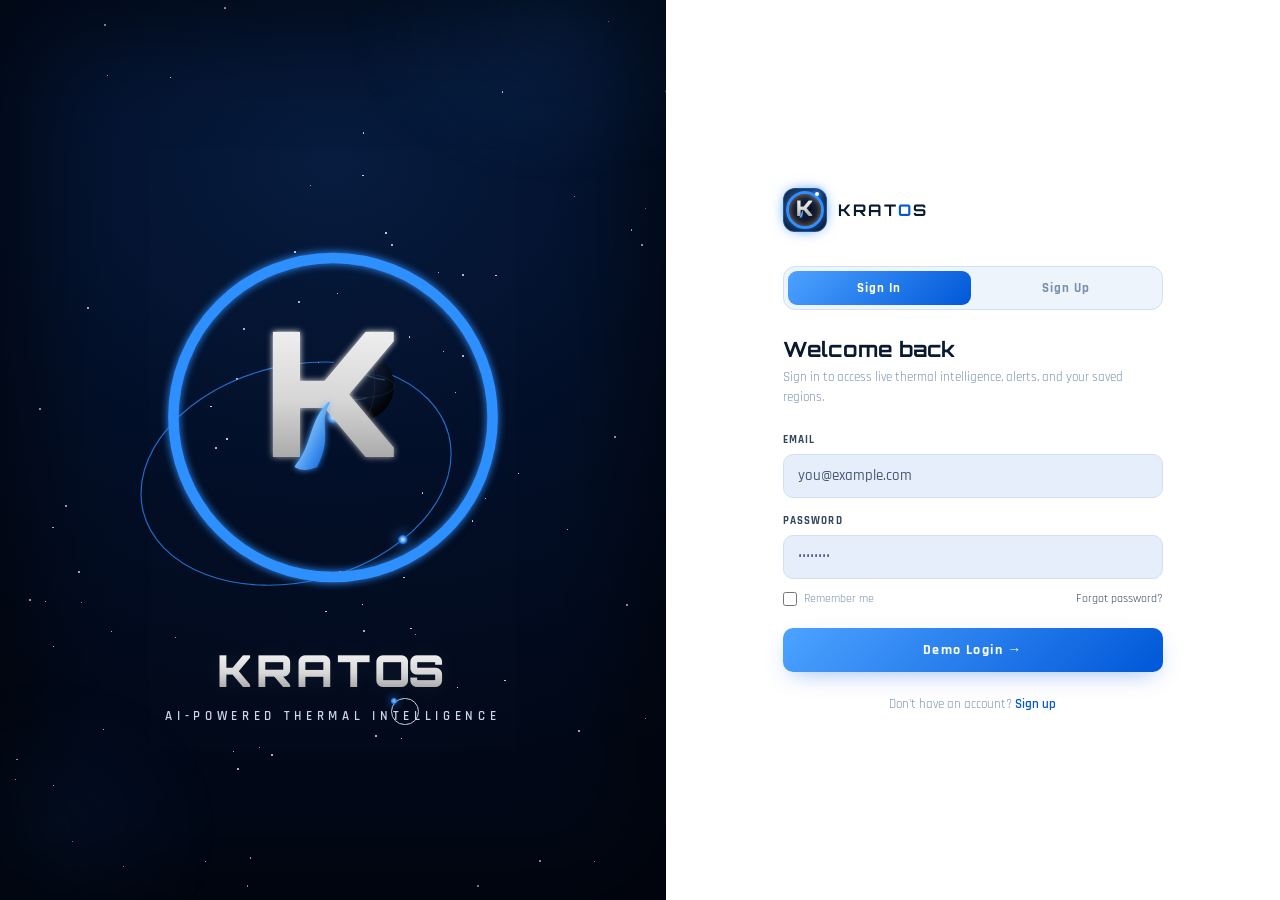
<file: frontend/auth.html>
<!DOCTYPE html>
<html lang="en">
<head>
<meta charset="UTF-8">
<meta name="viewport" content="width=device-width, initial-scale=1.0">
<title>KRATOS — Sign In</title>
<link rel="preconnect" href="https://fonts.googleapis.com">
<link rel="preconnect" href="https://fonts.gstatic.com" crossorigin>
<link href="https://fonts.googleapis.com/css2?family=Orbitron:wght@500;700;900&family=Rajdhani:wght@400;500;600;700&display=swap" rel="stylesheet">
<style>
  :root{
    --bg-deep:#020817;
    --bg-navy:#03102a;
    --bg-navy-2:#071c3f;
    --panel:#0a1830;
    --panel-field:#0f2140;
    --orange:#2f8fff;
    --orange-light:#7ec4ff;
    --orange-hot:#0057d8;
    --white:#ffffff;
    --steel:#c7d6e8;
    --steel-dim:#7891ab;
    --border:#1c3252;
    --glow:rgba(47,143,255,.5);
    --green:#ffffff;

    /* ===== timeline (seconds) — tweak here to retime the whole film ===== */
    --t-line1:            .35;
    --t-ecg:               .6;
    --t-line2:            1.55;
    --t-radar-in:          2.1;
    --t-lock:              2.95;
    --t-mission-out:       3.85;
    --t-splash-in:         4.05;

    --t-core:            4.55;
    --t-pulse:            4.8;
    --t-orbit-draw:      6.2;
    --t-satellite:       6.9;
    --t-zoom:            8.0;
    --t-globe:           8.4;
    --t-k-clip:          8.2;
    --t-flame:           8.6;
    --t-ring-settle:     9.6;
    --t-title:          10.2;
    --t-sheen:          11.2;
    --t-tagline:        11.3;
  }

  *{box-sizing:border-box; margin:0; padding:0;}

  html,body{ height:100%; font-family:'Rajdhani',sans-serif; }
  body{
    display:flex; flex-direction:row;
    height:100vh; overflow:hidden;
    background:var(--bg-deep);
  }

  /* =====================================================================
     LEFT — the story / brand animation, full bleed
     ===================================================================== */
  .stage{
    position:relative;
    flex:1 1 52%;
    min-width:0;
    overflow:hidden;
    background:
      radial-gradient(120% 70% at 50% 18%, var(--bg-navy-2) 0%, var(--bg-navy) 45%, var(--bg-deep) 100%);
  }
  .stage.fast *{ animation-duration:1ms !important; animation-delay:0s !important; transition:none !important; }

  .stars{ position:absolute; inset:0; }
  .stars div{ position:absolute; border-radius:50%; background:#dfe8ff; animation: twinkle linear infinite; }
  @keyframes twinkle{ 0%,100%{ opacity:var(--base-op); } 50%{ opacity:calc(var(--base-op) * .15); } }
  .nebula{
    position:absolute; inset:-10%;
    background:
      radial-gradient(38% 22% at 78% 10%, rgba(47,143,255,.10), transparent 70%),
      radial-gradient(30% 20% at 15% 85%, rgba(47,143,255,.06), transparent 70%);
    filter:blur(6px); pointer-events:none;
  }

  /* PHASE 0 : THE HUMAN MOMENT */
  .mission-intro{
    position:absolute; inset:0; pointer-events:none;
    display:flex; flex-direction:column; align-items:center; justify-content:center;
    gap:22px; transform-origin:60% 40%;
  }
  .run .mission-intro{ animation: missionOut .65s cubic-bezier(.5,0,.3,1) forwards; animation-delay: var(--t-mission-out); }
  @keyframes missionOut{ 0%{ transform:scale(1); opacity:1; } 100%{ transform:scale(9); opacity:0; } }
  .mission-grid{
    position:absolute; inset:0;
    background-image:
      repeating-linear-gradient(0deg, rgba(174,187,208,.05) 0 1px, transparent 1px 34px),
      repeating-linear-gradient(90deg, rgba(174,187,208,.05) 0 1px, transparent 1px 34px);
    -webkit-mask-image: radial-gradient(70% 60% at 50% 45%, #000 40%, transparent 90%);
            mask-image: radial-gradient(70% 60% at 50% 45%, #000 40%, transparent 90%);
    opacity:0;
  }
  .run .mission-grid{ animation: fadeIn 1s ease forwards; animation-delay:.05s; }

  .mission-text{
    position:relative; text-align:center;
    font-weight:600; font-size:clamp(11px, 1.6vw, 14px); letter-spacing:.24em;
    color:var(--steel); text-transform:uppercase; height:1.6em; width:80%;
  }
  .mission-text span{ position:absolute; left:0; right:0; top:0; opacity:0; filter:blur(3px); transform:translateY(6px); }
  .run .mission-text .l1{ animation: lineFade 1.1s ease forwards; animation-delay: var(--t-line1); }
  .run .mission-text .l2{ animation: lineFade 1.3s ease forwards; animation-delay: var(--t-line2); }
  @keyframes lineFade{
    0%{ opacity:0; filter:blur(3px); transform:translateY(6px); }
    18%{ opacity:1; filter:blur(0); transform:translateY(0); }
    78%{ opacity:1; filter:blur(0); transform:translateY(0); }
    100%{ opacity:0; filter:blur(2px); transform:translateY(-6px); }
  }
  .mission-text .l2{ color:var(--orange-light); }

  .ecg-wrap{ position:relative; width:60%; max-width:340px; height:64px; opacity:0; }
  .run .ecg-wrap{
    animation: fadeIn .4s ease forwards, fadeOutEcg .4s ease forwards;
    animation-delay: var(--t-ecg), calc(var(--t-line2) + .55s);
  }
  @keyframes fadeOutEcg{ to{ opacity:0; } }
  .ecg-line{
    fill:none; stroke:var(--orange); stroke-width:1.8; stroke-linecap:round; stroke-linejoin:round;
    stroke-dasharray:600; stroke-dashoffset:600; filter:drop-shadow(0 0 5px var(--glow));
  }
  .run .ecg-line{ animation: ecgDraw 1.9s linear forwards; animation-delay: var(--t-ecg); }
  @keyframes ecgDraw{ to{ stroke-dashoffset:0; } }
  .ecg-baseline{ stroke:rgba(174,187,208,.18); stroke-width:1; fill:none; }

  .search-radar{ position:absolute; width:30%; max-width:230px; aspect-ratio:1/1; border-radius:50%; opacity:0; transform:scale(.9); }
  .run .search-radar{ animation: fadeScaleIn .6s ease forwards; animation-delay: var(--t-radar-in); }
  @keyframes fadeScaleIn{ to{ opacity:1; transform:scale(1); } }
  .search-radar .ring{ position:absolute; inset:0; border-radius:50%; border:1px solid rgba(174,187,208,.14); }
  .search-radar .ring.r2{ inset:18%; }
  .search-radar .ring.r3{ inset:36%; }
  .search-radar .beam{
    position:absolute; inset:0; border-radius:50%;
    background:conic-gradient(from 0deg, rgba(47,143,255,.5), transparent 28%, transparent 100%);
    mix-blend-mode:screen;
  }
  .run .search-radar .beam{
    animation-name: spin, lockStop;
    animation-duration: 1.05s, .01s;
    animation-timing-function: linear, linear;
    animation-iteration-count: 2, 1;
    animation-delay: var(--t-radar-in), var(--t-lock);
    animation-fill-mode: none, forwards;
  }
  @keyframes lockStop{ to{ opacity:0; } }

  .signal-blip{
    position:absolute; width:8px; height:8px; border-radius:50%;
    top:38%; left:59%; transform:translate(-50%,-50%);
    background:var(--orange-light); box-shadow:0 0 10px var(--orange); opacity:0;
  }
  .run .signal-blip{
    animation: fadeIn .3s ease forwards, blipPulse 1.4s ease-in-out infinite;
    animation-delay: calc(var(--t-radar-in) + .1s), calc(var(--t-radar-in) + .1s);
  }

  .lock-ring{
    position:absolute; top:38%; left:59%; transform:translate(-50%,-50%) scale(2.4);
    width:34px; height:34px; border-radius:50%; border:1.4px solid var(--orange-light); opacity:0;
  }
  .run .lock-ring{ animation: lockIn .5s cubic-bezier(.2,.8,.2,1.4) forwards; animation-delay: var(--t-lock); }
  @keyframes lockIn{ to{ opacity:1; transform:translate(-50%,-50%) scale(1); } }
  .lock-ring::before, .lock-ring::after{ content:''; position:absolute; background:var(--orange-light); }
  .lock-ring::before{ top:50%; left:-6px; width:6px; height:1.4px; transform:translateY(-50%); }
  .lock-ring::after{ top:50%; right:-6px; width:6px; height:1.4px; transform:translateY(-50%); }

  .lock-tag{ position:absolute; top:38%; left:59%; transform:translate(6px,-46px); white-space:nowrap; text-align:left; opacity:0; }
  .run .lock-tag{ animation: tagIn .5s ease forwards; animation-delay: calc(var(--t-lock) + .15s); }
  @keyframes tagIn{ to{ opacity:1; } }
  .lock-tag .t1{ font-weight:700; font-size:10.5px; letter-spacing:.16em; color:var(--orange-light); }
  .lock-tag .t2{ font-weight:500; font-size:8.5px; letter-spacing:.1em; color:var(--steel-dim); margin-top:2px; }

  /* PHASE 1–4 : SPLASH */
  .splash{
    position:absolute; inset:0;
    display:flex; flex-direction:column; align-items:center; justify-content:center;
    transform-origin:14% 11%; opacity:0; will-change:transform, opacity;
  }
  .run .splash{ animation: splashIn .8s ease forwards; animation-delay: var(--t-splash-in); }
  @keyframes splashIn{ to{ opacity:1; } }

  .done .scene-wrap{ animation: floaty 6s ease-in-out infinite; }
  @keyframes floaty{ 0%,100%{ transform:translateY(0); } 50%{ transform:translateY(-4px); } }
  .done .satellite{ filter:drop-shadow(0 0 6px var(--orange)); }
  .done .core-dot, .done .ring-glow{ animation: breathe 3.4s ease-in-out infinite; }
  @keyframes breathe{ 0%,100%{ filter:drop-shadow(0 0 8px var(--glow)); } 50%{ filter:drop-shadow(0 0 20px var(--glow)); } }

  .sweep{
    position:absolute; left:0; right:0; height:34%; top:-40%;
    background:linear-gradient(180deg, transparent, rgba(255,180,90,.08), transparent);
    opacity:0; pointer-events:none;
  }
  .run .sweep{ animation: sweepDown 1.6s ease-in-out forwards; animation-delay: var(--t-satellite); }
  @keyframes sweepDown{
    0%{ opacity:0; top:-40%; } 15%{ opacity:1; } 85%{ opacity:1; } 100%{ opacity:0; top:110%; }
  }

  .scene-wrap{ position:relative; width:100%; height:52%; display:flex; align-items:center; justify-content:center; }
  svg.scene{ width:78%; max-width:420px; height:100%; overflow:visible; }

  .core-dot{ opacity:0; transform-origin:200px 170px; }
  .run .core-dot{ animation: coreIn .5s cubic-bezier(.2,.9,.3,1) forwards; animation-delay: var(--t-core); }
  @keyframes coreIn{ 0%{ opacity:0; r:0; } 60%{ opacity:1; } 100%{ opacity:1; r:5.5; } }

  .pulse-ring{ opacity:0; transform-origin:200px 170px; }
  .run .pulse-ring{ animation: pulseOut 1.7s cubic-bezier(.15,.6,.35,1) 2; }
  .run .pulse-ring.r1{ animation-delay: var(--t-pulse); }
  .run .pulse-ring.r2{ animation-delay: calc(var(--t-pulse) + .45s); }
  .run .pulse-ring.r3{ animation-delay: calc(var(--t-pulse) + .9s); }
  @keyframes pulseOut{ 0%{ opacity:.9; stroke-width:2.4; r:4; } 100%{ opacity:0; stroke-width:.3; r:70; } }

  .orbit-group{ opacity:0; transform-origin:200px 170px; }
  .run .orbit-group{ animation: fadeIn .5s ease forwards; animation-delay: var(--t-orbit-draw); }
  .orbit-ellipse{ stroke-dasharray:900; stroke-dashoffset:900; }
  .run .orbit-ellipse{ animation: drawOrbit 1.7s cubic-bezier(.5,.1,.2,1) forwards; animation-delay: var(--t-orbit-draw); }
  @keyframes drawOrbit{ to{ stroke-dashoffset:0; } }
  @keyframes fadeIn{ to{ opacity:1; } }

  .satellite{ opacity:0; }
  .run .satellite{ animation: fadeIn .3s ease forwards; animation-delay: var(--t-satellite); }
  .satellite-glow{ filter:drop-shadow(0 0 6px var(--orange)); }

  .scene-inner{ transform-origin:200px 170px; transform: scale(1.22); }
  .mark-scale{ transform-origin:200px 170px; transform: scale(.72); }
  .run .scene-inner{ animation: zoomSettle 1.1s cubic-bezier(.22,.7,.2,1) forwards; animation-delay: var(--t-zoom); }
  @keyframes zoomSettle{ to{ transform:scale(1); } }

  .globe{ opacity:0; }
  .run .globe{ animation: fadeIn .9s ease forwards; animation-delay: var(--t-globe); }

  .k-clip-rect{ transform: translateY(100%); }
  .run .k-clip-rect{ animation: klipUp 1.15s cubic-bezier(.16,.85,.24,1) forwards; animation-delay: var(--t-k-clip); }
  @keyframes klipUp{ to{ transform: translateY(0%); } }

  .k-letter{ opacity:0; }
  .run .k-letter{ animation: fadeIn .2s ease forwards; animation-delay: var(--t-k-clip); }

  .k-outline{
    fill:none; stroke:url(#steelGrad); stroke-width:2;
    stroke-dasharray:1300; stroke-dashoffset:1300; opacity:0;
  }
  .run .k-outline{ animation: kOutline 1.3s ease forwards; animation-delay: var(--t-k-clip); }
  @keyframes kOutline{ 0%{ opacity:1; stroke-dashoffset:1300; } 85%{ opacity:1; } 100%{ opacity:0; stroke-dashoffset:0; } }

  .flame{ stroke-dasharray:420; stroke-dashoffset:420; fill-opacity:0; }
  .run .flame{
    animation: flameDraw .9s cubic-bezier(.3,.7,.2,1) forwards, flameFill .6s ease forwards;
    animation-delay: var(--t-flame), calc(var(--t-flame) + .7s);
  }
  @keyframes flameDraw{ to{ stroke-dashoffset:0; } }
  @keyframes flameFill{ to{ fill-opacity:1; } }

  .ring-glow{ opacity:0; }
  .run .ring-glow{ animation: fadeIn 1s ease forwards; animation-delay: var(--t-ring-settle); }

  .title-block{ position:relative; width:100%; padding: 2px 8% 4px; text-align:center; }

  .wordmark{
    font-family:'Orbitron',sans-serif; font-weight:900;
    font-size:clamp(28px, 4.4vw, 44px); letter-spacing:.09em;
    color:var(--white); display:flex; justify-content:center; position:relative;
    text-shadow: 0 0 22px rgba(255,255,255,.08);
  }
  .wordmark span.letter{
    display:inline-block; opacity:0; transform: translateY(18px);
    background:linear-gradient(180deg, #ffffff 0%, #d6d6d6 55%, #8a8a8a 100%);
    -webkit-background-clip:text; background-clip:text; color:transparent;
  }
  .run .wordmark span.letter{ animation: letterIn .7s cubic-bezier(.16,.9,.2,1) forwards; }
  .wordmark .o-target{ position:relative; width:.78em; display:inline-flex; align-items:center; justify-content:center; }
  .wordmark .o-target .ring{
    position:absolute; width:.62em; height:.62em; border-radius:50%; border:.045em solid var(--steel); opacity:0;
  }
  .wordmark .o-target .dot{
    position:absolute; width:.14em; height:.14em; border-radius:50%;
    background:radial-gradient(circle, var(--orange-light), var(--orange-hot));
    box-shadow:0 0 8px var(--orange); opacity:0;
  }
  .run .wordmark .o-target .ring{ animation: ringIn .6s ease forwards; animation-delay: calc(var(--t-title) + .55s); }
  .run .wordmark .o-target .dot{ animation: dotPulseIn .5s ease forwards; animation-delay: calc(var(--t-title) + .75s); }
  @keyframes ringIn{ from{opacity:0; transform:scale(1.6);} to{opacity:1; transform:scale(1);} }
  @keyframes dotPulseIn{ from{opacity:0; transform:scale(0);} to{opacity:1; transform:scale(1);} }
  @keyframes letterIn{ to{ opacity:1; transform:translateY(0); } }

  .sheen{
    position:absolute; inset:0;
    background:linear-gradient(100deg, transparent 40%, rgba(255,255,255,.75) 50%, transparent 60%);
    background-size:250% 100%; background-position: 150% 0;
    -webkit-background-clip:text; background-clip:text; color:transparent;
    pointer-events:none; opacity:0;
  }
  .run .sheen{ animation: sheenSweep 1.3s ease forwards; animation-delay: var(--t-sheen); }
  @keyframes sheenSweep{ 0%{ opacity:1; background-position:150% 0; } 70%{ opacity:1; } 100%{ opacity:0; background-position:-50% 0; } }

  .tagline{
    margin-top:10px; font-weight:600;
    font-size:clamp(10px, 1.15vw, 13px); letter-spacing:.36em; color:var(--steel);
    opacity:0; filter:blur(4px); transform:translateY(6px);
  }
  .run .tagline{ animation: taglineIn .8s ease forwards; animation-delay: var(--t-tagline); }
  @keyframes taglineIn{ to{ opacity:1; filter:blur(0); transform:translateY(0);} }

  @keyframes spin{ to{ transform:rotate(360deg); } }

  .vignette{ position:absolute; inset:0; pointer-events:none; box-shadow: inset 0 0 100px 30px rgba(0,0,0,.5); }

  .replay{
    position:absolute; bottom:18px; left:18px;
    display:flex; align-items:center; gap:7px;
    padding:8px 13px 8px 10px; border-radius:999px;
    background:rgba(2,8,23,.6); border:1px solid rgba(47,143,255,.35); color:var(--steel);
    font-weight:600; font-size:11px; letter-spacing:.12em;
    cursor:pointer; opacity:0; transform:translateY(6px);
    backdrop-filter: blur(6px);
    transition: border-color .2s ease, color .2s ease, transform .15s ease, opacity .6s ease;
  }
  .done .replay{ opacity:1; transform:translateY(0); }
  .replay:hover{ border-color:var(--orange); color:var(--white); }
  .replay:active{ transform:translateY(0) scale(.96); }
  .replay svg{ width:13px; height:13px; }

  @media (prefers-reduced-motion: reduce){ .run *{ animation-duration:.01ms !important; animation-delay:0s !important; } }

  /* =====================================================================
     RIGHT — sign in / sign up
     ===================================================================== */
  .auth-panel{
    /* local white-theme overrides — left side (.stage) is untouched */
    --panel:#eef4fc;
    --panel-field:#e6eefb;
    --border:#d3e0f0;
    --white:#0a1830;
    --steel:#33475f;
    --steel-dim:#7891ab;

    flex:1 1 48%;
    min-width:0;
    background:#ffffff;
    display:flex; align-items:center; justify-content:center;
    padding:32px;
    overflow-y:auto;
  }
  .auth-card{ width:100%; max-width:380px; }

  .auth-brand{ display:flex; align-items:center; gap:11px; margin-bottom:34px; }
  .auth-badge{
    width:44px; height:44px; border-radius:12px; flex-shrink:0;
    background:linear-gradient(155deg, #16233f, #0a1428);
    border:1px solid rgba(47,143,255,.4);
    display:flex; align-items:center; justify-content:center;
    box-shadow:0 0 14px -2px var(--glow);
    position:relative; overflow:visible;
  }
  .auth-badge::after{
    content:''; position:absolute; inset:2px; border-radius:50%;
    border:3px solid var(--orange);
    box-shadow:0 0 10px 2px var(--glow), inset 0 0 6px rgba(255,176,77,.6);
  }
  .auth-badge::before{
    content:''; position:absolute; width:4px; height:4px; border-radius:50%;
    top:3px; right:7px; background:#ffffff;
    box-shadow:0 0 6px 2px var(--orange); z-index:1;
  }
  .auth-badge svg{ width:29px; height:29px; }
  .auth-brand-word{ font-family:'Orbitron',sans-serif; font-weight:700; font-size:16px; letter-spacing:.14em; color:var(--white); }
  .auth-brand-word b{ color:#0057d8; font-weight:700; }

  .auth-tabs{ display:flex; gap:4px; padding:4px; border-radius:12px; background:var(--panel); border:1px solid var(--border); margin-bottom:26px; }
  .auth-tab{
    flex:1; text-align:center; padding:9px 0; border-radius:9px;
    font-weight:700; font-size:12.5px; letter-spacing:.08em;
    color:var(--steel-dim); cursor:pointer; user-select:none;
    transition: background .2s ease, color .2s ease;
  }
  .auth-tab.active{ background:linear-gradient(135deg, #4da3ff, #0057d8); color:#ffffff; }

  .auth-title{ font-family:'Orbitron',sans-serif; font-weight:700; font-size:21px; color:var(--white); margin-bottom:6px; }
  .auth-sub{ font-size:13px; color:var(--steel-dim); margin-bottom:26px; line-height:1.5; }

  .field{ margin-bottom:16px; }
  .field label{ display:block; font-size:11px; font-weight:700; letter-spacing:.1em; color:var(--steel); margin-bottom:7px; text-transform:uppercase; }
  .field input{
    width:100%; padding:12px 14px; border-radius:10px;
    background:var(--panel-field); border:1px solid var(--border); color:var(--white);
    font-family:'Rajdhani',sans-serif; font-size:14.5px; font-weight:500;
    outline:none; transition: border-color .15s ease, box-shadow .15s ease;
  }
  .field input::placeholder{ color:#4a5a78; }
  .field input:focus{ border-color:#2f8fff; box-shadow:0 0 0 3px rgba(47,143,255,.15); }

  .field-name{ display:none; }
  .signup-mode .field-name{ display:block; }

  .row-between{ display:flex; align-items:center; justify-content:space-between; margin:-4px 0 22px; font-size:12px; }
  .remember{ display:flex; align-items:center; gap:7px; color:var(--steel-dim); }
  .remember input{ accent-color:#2f8fff; width:14px; height:14px; }
  .forgot-link{ color:var(--steel); text-decoration:none; }
  .forgot-link:hover{ color:#0057d8; }
  .signup-mode .row-between{ display:none; }

  .btn-submit{
    width:100%; padding:13px 0; border:none; border-radius:10px; cursor:pointer;
    background:linear-gradient(135deg, #4da3ff, #0057d8);
    color:#ffffff; font-family:'Rajdhani',sans-serif; font-weight:700; font-size:14px; letter-spacing:.1em;
    box-shadow: 0 8px 24px -8px rgba(0,87,216,.4);
    transition: filter .2s ease, transform .1s ease;
  }
  .btn-submit:hover{ filter:brightness(1.07); }
  .btn-submit:active{ transform:scale(.98); }

  .auth-divider{ display:flex; align-items:center; gap:12px; margin:22px 0; color:var(--steel-dim); font-size:11px; letter-spacing:.12em; }
  .auth-divider::before, .auth-divider::after{ content:''; flex:1; height:1px; background:var(--border); }

  .btn-google{
    width:100%; display:flex; align-items:center; justify-content:center; gap:10px;
    padding:11px 0; border-radius:10px; cursor:pointer;
    background:var(--panel); border:1px solid var(--border); color:var(--steel);
    font-weight:600; font-size:13px;
    transition: border-color .15s ease, color .15s ease;
  }
  .btn-google:hover{ border-color:var(--steel-dim); color:var(--white); }
  .btn-google svg{ width:16px; height:16px; }

  .auth-footer{ text-align:center; margin-top:24px; font-size:12.5px; color:var(--steel-dim); }
  .auth-footer a{ color:#0057d8; text-decoration:none; font-weight:600; cursor:pointer; }
  .auth-footer a:hover{ text-decoration:underline; }

  @media (max-width: 860px){
    .stage{ flex:1 1 45%; }
    .auth-panel{ flex:1 1 55%; padding:20px 16px; }
    .replay{ bottom:12px; left:12px; }
  }
</style>
</head>
<body>

<div class="stage" id="stage">
  <div class="nebula"></div>
  <div class="stars" id="stars"></div>

  <div class="mission-intro">
    <div class="mission-grid"></div>
    <div class="mission-text">
      <span class="l1">Somewhere, right now</span>
      <span class="l2">a heat signature is waiting to be found</span>
    </div>
    <div class="ecg-wrap">
      <svg viewBox="0 0 400 64" width="100%" height="100%" preserveAspectRatio="none">
        <line class="ecg-baseline" x1="0" y1="32" x2="400" y2="32"/>
        <path class="ecg-line" d="M0,32 L110,32 L128,32 L140,6 L152,58 L164,16 L178,32 L400,32"/>
      </svg>
    </div>
    <div class="search-radar">
      <div class="ring"></div><div class="ring r2"></div><div class="ring r3"></div>
      <div class="beam"></div>
      <div class="signal-blip"></div>
      <div class="lock-ring"></div>
      <div class="lock-tag">
        <div class="t1">SIGNAL LOCKED</div>
        <div class="t2">THERMAL MATCH · HUMAN · 98.6%</div>
      </div>
    </div>
  </div>

  <div class="splash">
    <div class="sweep"></div>
    <div class="scene-wrap">
      <svg class="scene" viewBox="0 0 400 320">
        <defs>
          <radialGradient id="coreGrad" cx="50%" cy="50%" r="50%">
            <stop offset="0%" stop-color="#fff3e0"/>
            <stop offset="35%" stop-color="var(--orange-light)"/>
            <stop offset="100%" stop-color="var(--orange-hot)"/>
          </radialGradient>
          <linearGradient id="steelGrad" x1="0%" y1="0%" x2="0%" y2="100%">
            <stop offset="0%" stop-color="#ffffff"/>
            <stop offset="55%" stop-color="#d6d6d6"/>
            <stop offset="100%" stop-color="#8a8a8a"/>
          </linearGradient>
          <linearGradient id="flameGrad" x1="0%" y1="0%" x2="100%" y2="100%">
            <stop offset="0%" stop-color="#ffffff"/>
            <stop offset="35%" stop-color="var(--orange-light)"/>
            <stop offset="100%" stop-color="var(--orange-hot)"/>
          </linearGradient>
          <radialGradient id="globeGrad" cx="35%" cy="30%" r="75%">
            <stop offset="0%" stop-color="#16233f"/>
            <stop offset="65%" stop-color="#0a1428"/>
            <stop offset="100%" stop-color="#000000"/>
          </radialGradient>
          <filter id="softGlow" x="-60%" y="-60%" width="220%" height="220%">
            <feGaussianBlur stdDeviation="4" result="b"/>
            <feMerge><feMergeNode in="b"/><feMergeNode in="SourceGraphic"/></feMerge>
          </filter>
          <clipPath id="kClip"><rect class="k-clip-rect" x="70" y="20" width="260" height="300"/></clipPath>
        </defs>

        <g class="thermal">
          <circle class="pulse-ring r1" cx="200" cy="170" r="4" fill="none" stroke="var(--orange)"/>
          <circle class="pulse-ring r2" cx="200" cy="170" r="4" fill="none" stroke="var(--orange-light)"/>
          <circle class="pulse-ring r3" cx="200" cy="170" r="4" fill="none" stroke="var(--orange)"/>
          <circle class="core-dot" cx="200" cy="170" r="0" fill="url(#coreGrad)" filter="url(#softGlow)"/>
        </g>

        <g class="orbit-group" transform="rotate(-14 200 170)">
          <ellipse class="orbit-ellipse" cx="200" cy="170" rx="150" ry="103" fill="none"
                   stroke="var(--orange)" stroke-width="1.1" opacity=".75" pathLength="900"/>
          <path id="motionPath" d="M 350,170 A 150,103 0 1 1 50,170 A 150,103 0 1 1 350,170" fill="none" opacity="0"/>
          <circle class="satellite satellite-glow" r="4.5" fill="url(#coreGrad)">
            <animateMotion dur="7s" repeatCount="indefinite" rotate="auto"><mpath href="#motionPath"/></animateMotion>
          </circle>
        </g>
        <circle class="ring-glow" cx="200" cy="170" r="152" fill="none" stroke="var(--orange)" stroke-width="10" opacity=".05" filter="url(#softGlow)"/>

        <g class="scene-inner">
        <g class="mark-scale">
          <g class="globe">
            <circle cx="235" cy="128" r="46" fill="url(#globeGrad)"/>
            <ellipse cx="235" cy="128" rx="46" ry="16" fill="none" stroke="#3a5372" stroke-width=".6" opacity=".6"/>
            <ellipse cx="235" cy="128" rx="20" ry="46" fill="none" stroke="#3a5372" stroke-width=".6" opacity=".6"/>
            <path d="M205,118 Q222,104 240,112 T268,120" fill="none" stroke="#4b6a8c" stroke-width="2" opacity=".5" stroke-linecap="round"/>
            <path d="M212,142 Q228,150 244,144" fill="none" stroke="#4b6a8c" stroke-width="2" opacity=".4" stroke-linecap="round"/>
          </g>
          <g clip-path="url(#kClip)">
            <text class="k-letter" x="200" y="222" text-anchor="middle"
                  font-family="Orbitron" font-weight="900" font-size="230"
                  fill="url(#steelGrad)" filter="url(#softGlow)">K</text>
          </g>
          <text class="k-outline" x="200" y="222" text-anchor="middle"
                font-family="Orbitron" font-weight="900" font-size="230">K</text>
          <path class="flame" d="M150,235 C175,205 168,175 195,150 C178,178 200,192 178,235 C170,238 158,240 150,235 Z"
                stroke="url(#flameGrad)" stroke-width="2" fill="url(#flameGrad)" filter="url(#softGlow)"/>
        </g>
        </g>
      </svg>
    </div>

    <div class="title-block">
      <div class="wordmark" aria-label="KRATOS">
        <span class="letter" style="animation-delay:calc(var(--t-title) + 0s)">K</span>
        <span class="letter" style="animation-delay:calc(var(--t-title) + .07s)">R</span>
        <span class="letter" style="animation-delay:calc(var(--t-title) + .14s)">A</span>
        <span class="letter" style="animation-delay:calc(var(--t-title) + .21s)">T</span>
        <span class="letter o-target" style="animation-delay:calc(var(--t-title) + .28s)">O<span class="ring"></span><span class="dot"></span></span>
        <span class="letter" style="animation-delay:calc(var(--t-title) + .35s)">S</span>
        <span class="sheen">KRATOS</span>
      </div>
      <div class="tagline">AI-POWERED THERMAL INTELLIGENCE</div>
    </div>
  </div>

  <div class="vignette"></div>
  <button class="replay" id="replayBtn">
    <svg viewBox="0 0 24 24" fill="none" stroke="currentColor" stroke-width="2" stroke-linecap="round" stroke-linejoin="round">
      <polyline points="1 4 1 10 7 10"></polyline>
      <path d="M3.51 15a9 9 0 1 0 2.13-9.36L1 10"></path>
    </svg>
    REPLAY
  </button>
</div>

<div class="auth-panel">
  <div class="auth-card" id="authCard">
    <div class="auth-brand">
      <div class="auth-badge">
        <svg viewBox="55 5 300 310">
          <defs>
            <linearGradient id="steelGradB" x1="0%" y1="0%" x2="0%" y2="100%">
              <stop offset="0%" stop-color="#ffffff"/>
              <stop offset="55%" stop-color="#d6d6d6"/>
              <stop offset="100%" stop-color="#8a8a8a"/>
            </linearGradient>
            <linearGradient id="flameGradB" x1="0%" y1="0%" x2="100%" y2="100%">
              <stop offset="0%" stop-color="#ffffff"/>
              <stop offset="35%" stop-color="#7ec4ff"/>
              <stop offset="100%" stop-color="#0057d8"/>
            </linearGradient>
            <radialGradient id="globeGradB" cx="35%" cy="30%" r="75%">
              <stop offset="0%" stop-color="#16233f"/>
              <stop offset="65%" stop-color="#0a1428"/>
              <stop offset="100%" stop-color="#000000"/>
            </radialGradient>
          </defs>
          <g>
            <circle cx="235" cy="128" r="46" fill="url(#globeGradB)"/>
            <ellipse cx="235" cy="128" rx="46" ry="16" fill="none" stroke="#3a5372" stroke-width="1.6" opacity=".6"/>
            <ellipse cx="235" cy="128" rx="20" ry="46" fill="none" stroke="#3a5372" stroke-width="1.6" opacity=".6"/>
            <path d="M205,118 Q222,104 240,112 T268,120" fill="none" stroke="#4b6a8c" stroke-width="4" opacity=".5" stroke-linecap="round"/>
            <path d="M212,142 Q228,150 244,144" fill="none" stroke="#4b6a8c" stroke-width="4" opacity=".4" stroke-linecap="round"/>
          </g>
          <text x="200" y="222" text-anchor="middle" font-family="Orbitron" font-weight="900" font-size="230" fill="url(#steelGradB)">K</text>
          <path d="M150,235 C175,205 168,175 195,150 C178,178 200,192 178,235 C170,238 158,240 150,235 Z" fill="url(#flameGradB)"/>
        </svg>
      </div>
      <div class="auth-brand-word">KRAT<b>O</b>S</div>
    </div>

    <div class="auth-tabs">
      <div class="auth-tab active" id="tabSignin">Sign In</div>
      <div class="auth-tab" id="tabSignup">Sign Up</div>
    </div>

    <h1 class="auth-title" id="authTitle">Welcome back</h1>
    <p class="auth-sub" id="authSub">Sign in to access live thermal intelligence, alerts, and your saved regions.</p>

    <form id="authForm">
      <div class="field field-name">
        <label>Full name</label>
        <input type="text" id="nameInput" placeholder="Your name" autocomplete="name">
      </div>
      <div class="field">
        <label>Email</label>
        <input type="email" placeholder="you@example.com" autocomplete="email" required>
      </div>
      <div class="field">
        <label>Password</label>
        <input type="password" placeholder="••••••••" autocomplete="current-password" required>
      </div>

      <div class="row-between">
        <label class="remember"><input type="checkbox"> Remember me</label>
        <a class="forgot-link" href="#">Forgot password?</a>
      </div>

      <button type="submit" class="btn-submit" id="submitBtn" formnovalidate>Demo Login →</button>
    </form>

    <p class="auth-footer" id="authFooter">
      Don't have an account? <a id="toSignup">Sign up</a>
    </p>
  </div>
</div>

<script>
  const stage = document.getElementById('stage');
  const starsEl = document.getElementById('stars');
  const replayBtn = document.getElementById('replayBtn');

  // 👉 points at your Wildfire Decision Support dashboard.
  const DASHBOARD_URL = "/demo/dashboard";

  const DONE_MS = 12500;
  let doneTimer = null;

  function buildStars(){
    starsEl.innerHTML = '';
    const count = stage.offsetWidth < 500 ? 45 : 80;
    for(let i=0;i<count;i++){
      const s = document.createElement('div');
      const size = Math.random()*1.6 + .6;
      const op = Math.random()*.6 + .35;
      s.style.left = Math.random()*100 + '%';
      s.style.top = Math.random()*100 + '%';
      s.style.width = size + 'px';
      s.style.height = size + 'px';
      s.style.setProperty('--base-op', op.toFixed(2));
      s.style.animationDuration = (Math.random()*3 + 2.2) + 's';
      s.style.animationDelay = (Math.random()*3) + 's';
      starsEl.appendChild(s);
    }
  }
  buildStars();

  function playIntro(){
    clearTimeout(doneTimer);
    stage.classList.remove('run','done','fast');
    void stage.offsetWidth;
    stage.classList.add('run');
    doneTimer = setTimeout(()=> stage.classList.add('done'), DONE_MS);
  }
  replayBtn.addEventListener('click', playIntro);
  window.addEventListener('load', playIntro);

  /* ---------------- auth panel ---------------- */
  const card = document.getElementById('authCard');
  const tabSignin = document.getElementById('tabSignin');
  const tabSignup = document.getElementById('tabSignup');
  const authTitle = document.getElementById('authTitle');
  const authSub = document.getElementById('authSub');
  const submitBtn = document.getElementById('submitBtn');
  const authFooter = document.getElementById('authFooter');
  const toSignup = document.getElementById('toSignup');

  function setMode(signup){
    card.classList.toggle('signup-mode', signup);
    tabSignin.classList.toggle('active', !signup);
    tabSignup.classList.toggle('active', signup);
    authTitle.textContent = signup ? 'Create your account' : 'Welcome back';
    authSub.textContent = signup
      ? 'Set up access to live thermal intelligence, alerts, and saved regions.'
      : 'Sign in to access live thermal intelligence, alerts, and your saved regions.';
    submitBtn.textContent = signup ? 'Create Account →' : 'Demo Login →';
    submitBtn.formNoValidate = !signup;
    authFooter.innerHTML = signup
      ? `Already have an account? <a id="toSignin">Sign in</a>`
      : `Don't have an account? <a id="toSignup">Sign up</a>`;
    document.getElementById(signup ? 'toSignin' : 'toSignup')
      .addEventListener('click', ()=> setMode(!signup));
  }

  tabSignin.addEventListener('click', ()=> setMode(false));
  tabSignup.addEventListener('click', ()=> setMode(true));
  toSignup.addEventListener('click', ()=> setMode(true));

  document.getElementById('authForm').addEventListener('submit', function(e){
    e.preventDefault();
    // demo: simulate a successful login/signup and go to the dashboard
    window.location.href = DASHBOARD_URL;
  });
</script>

</body>
</html>
</file>
